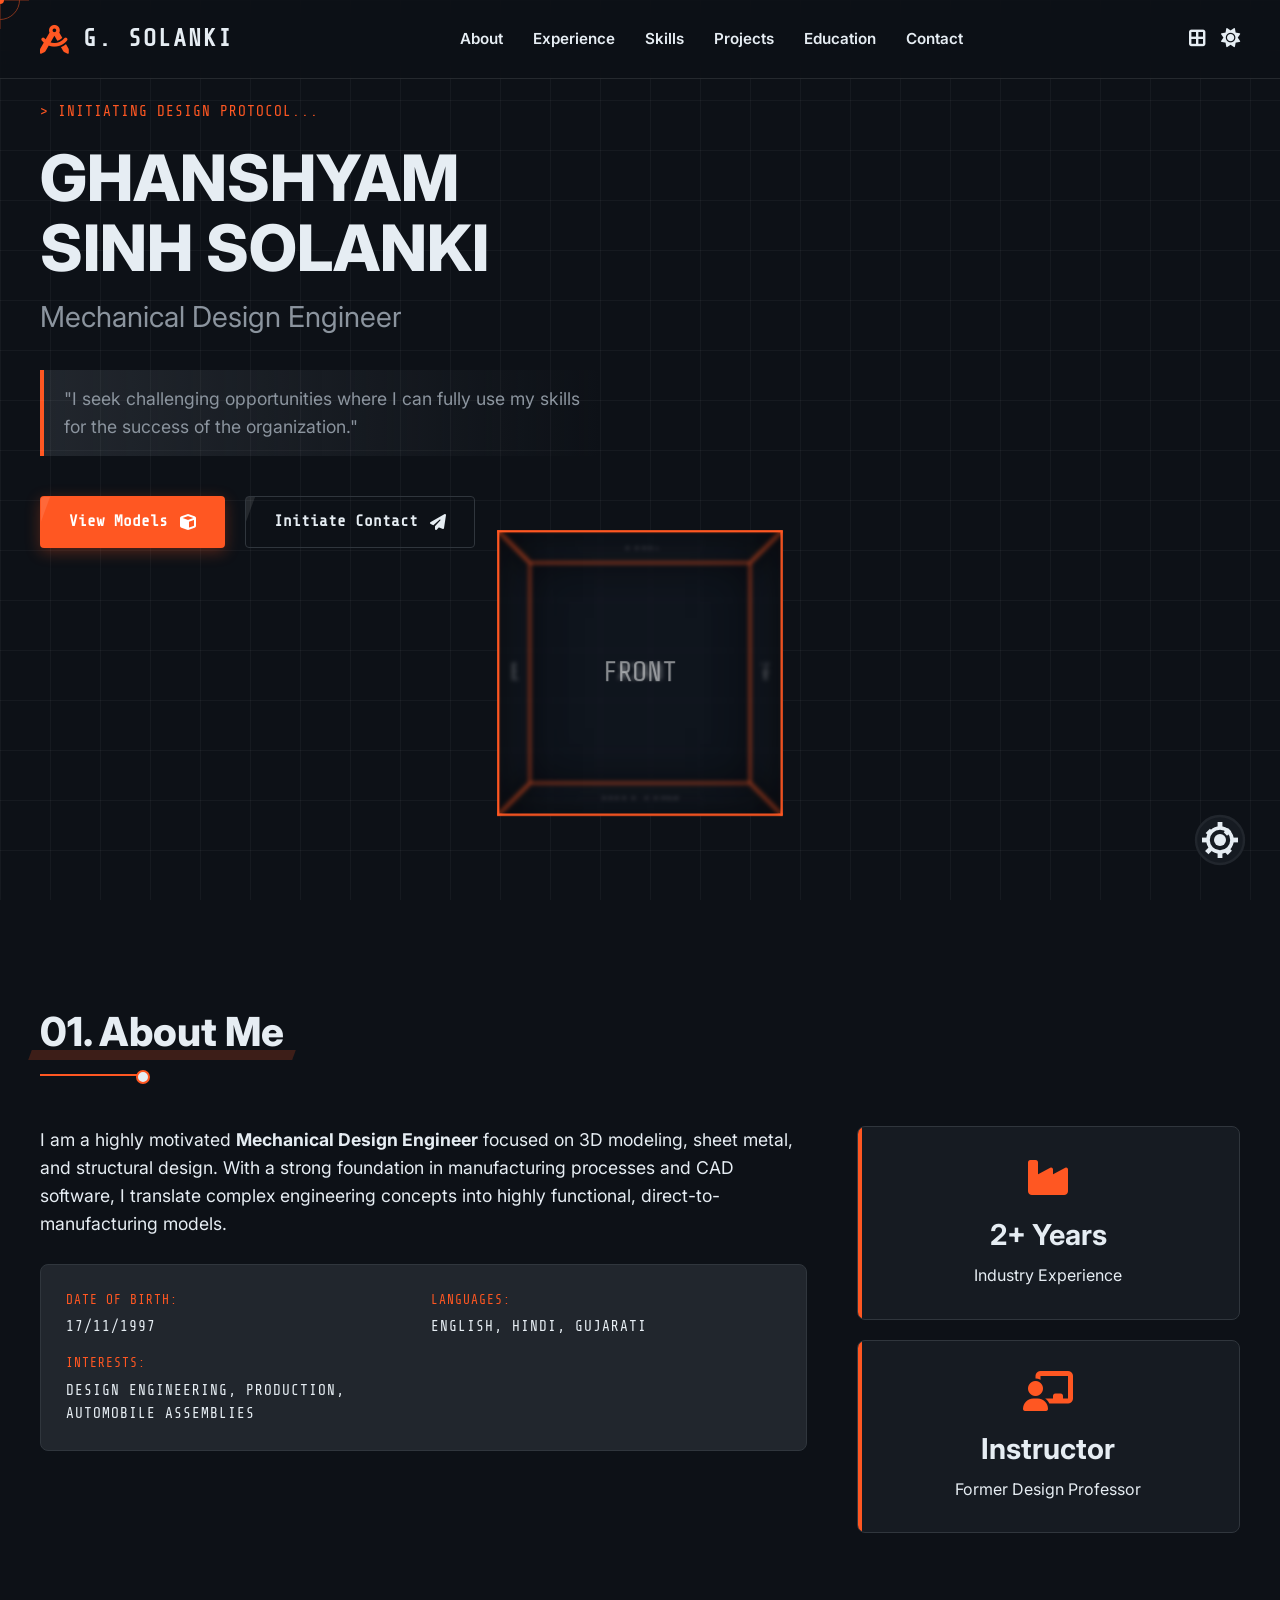
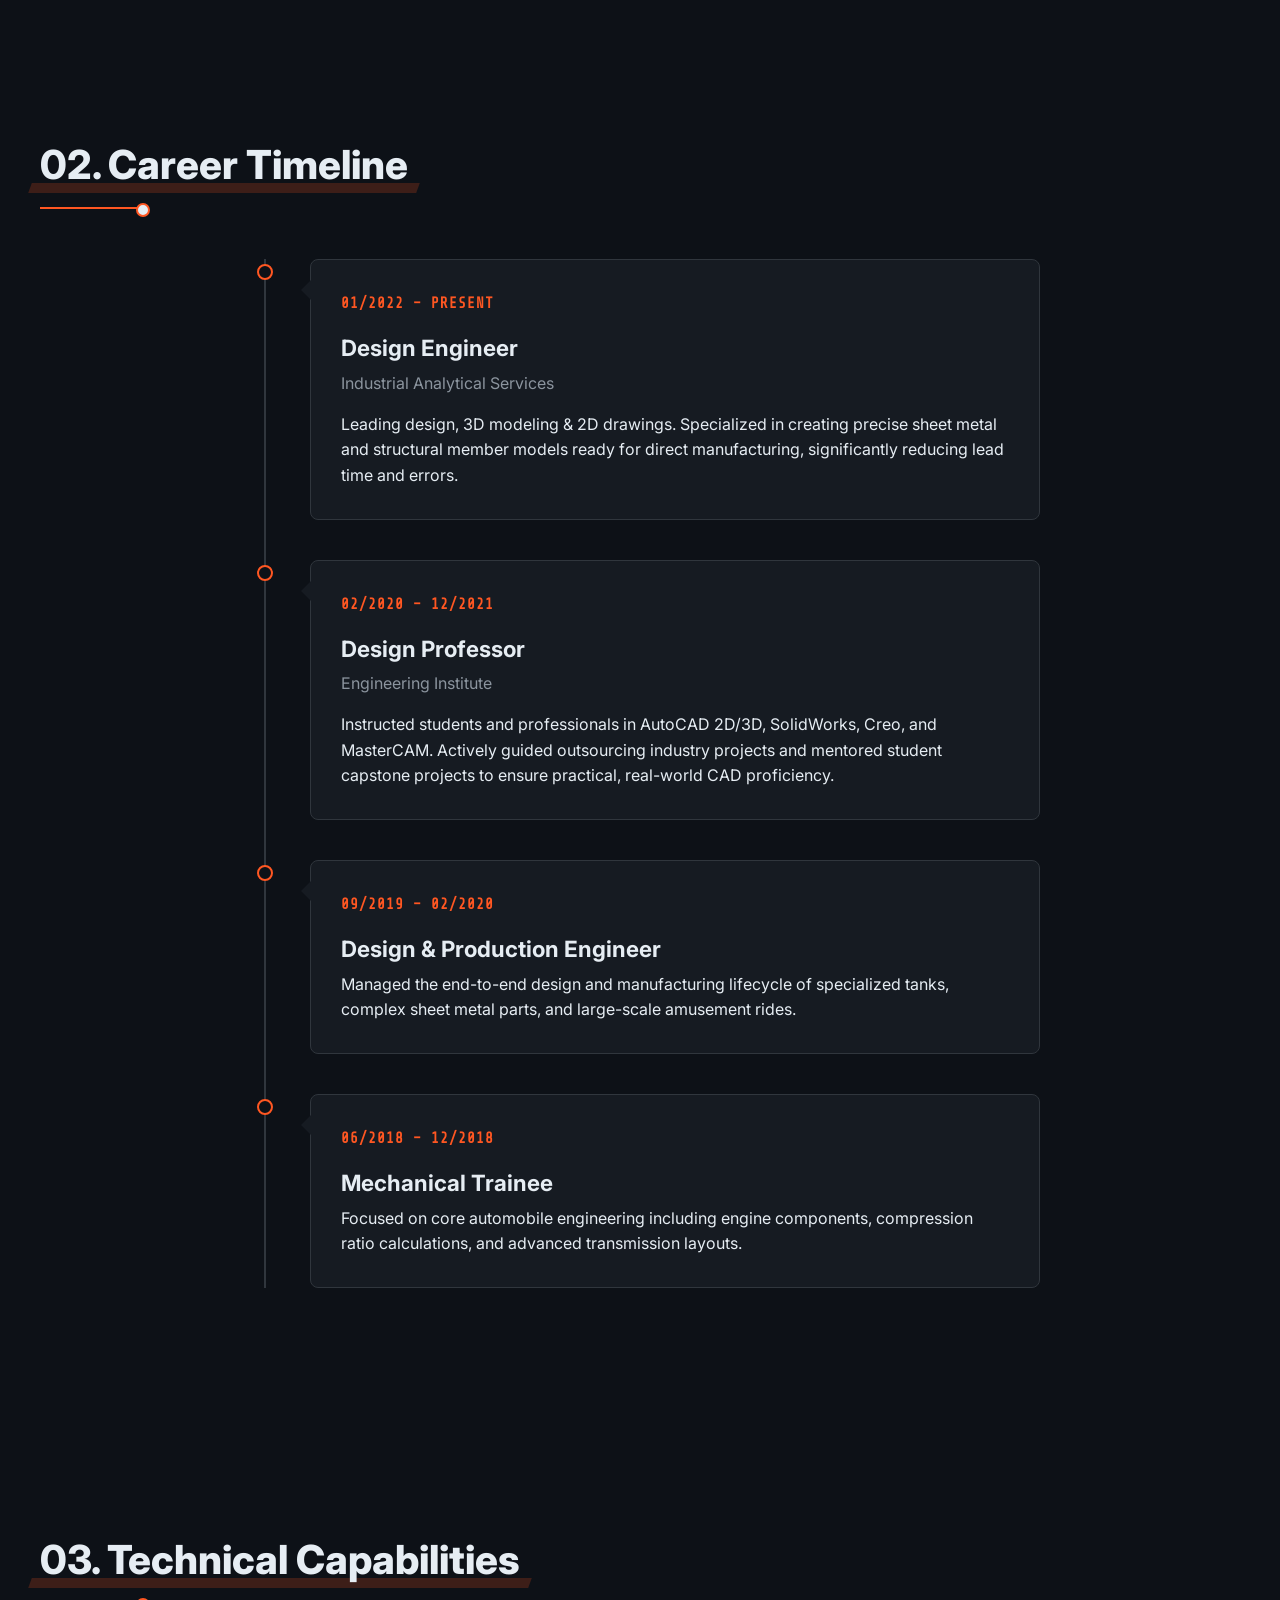
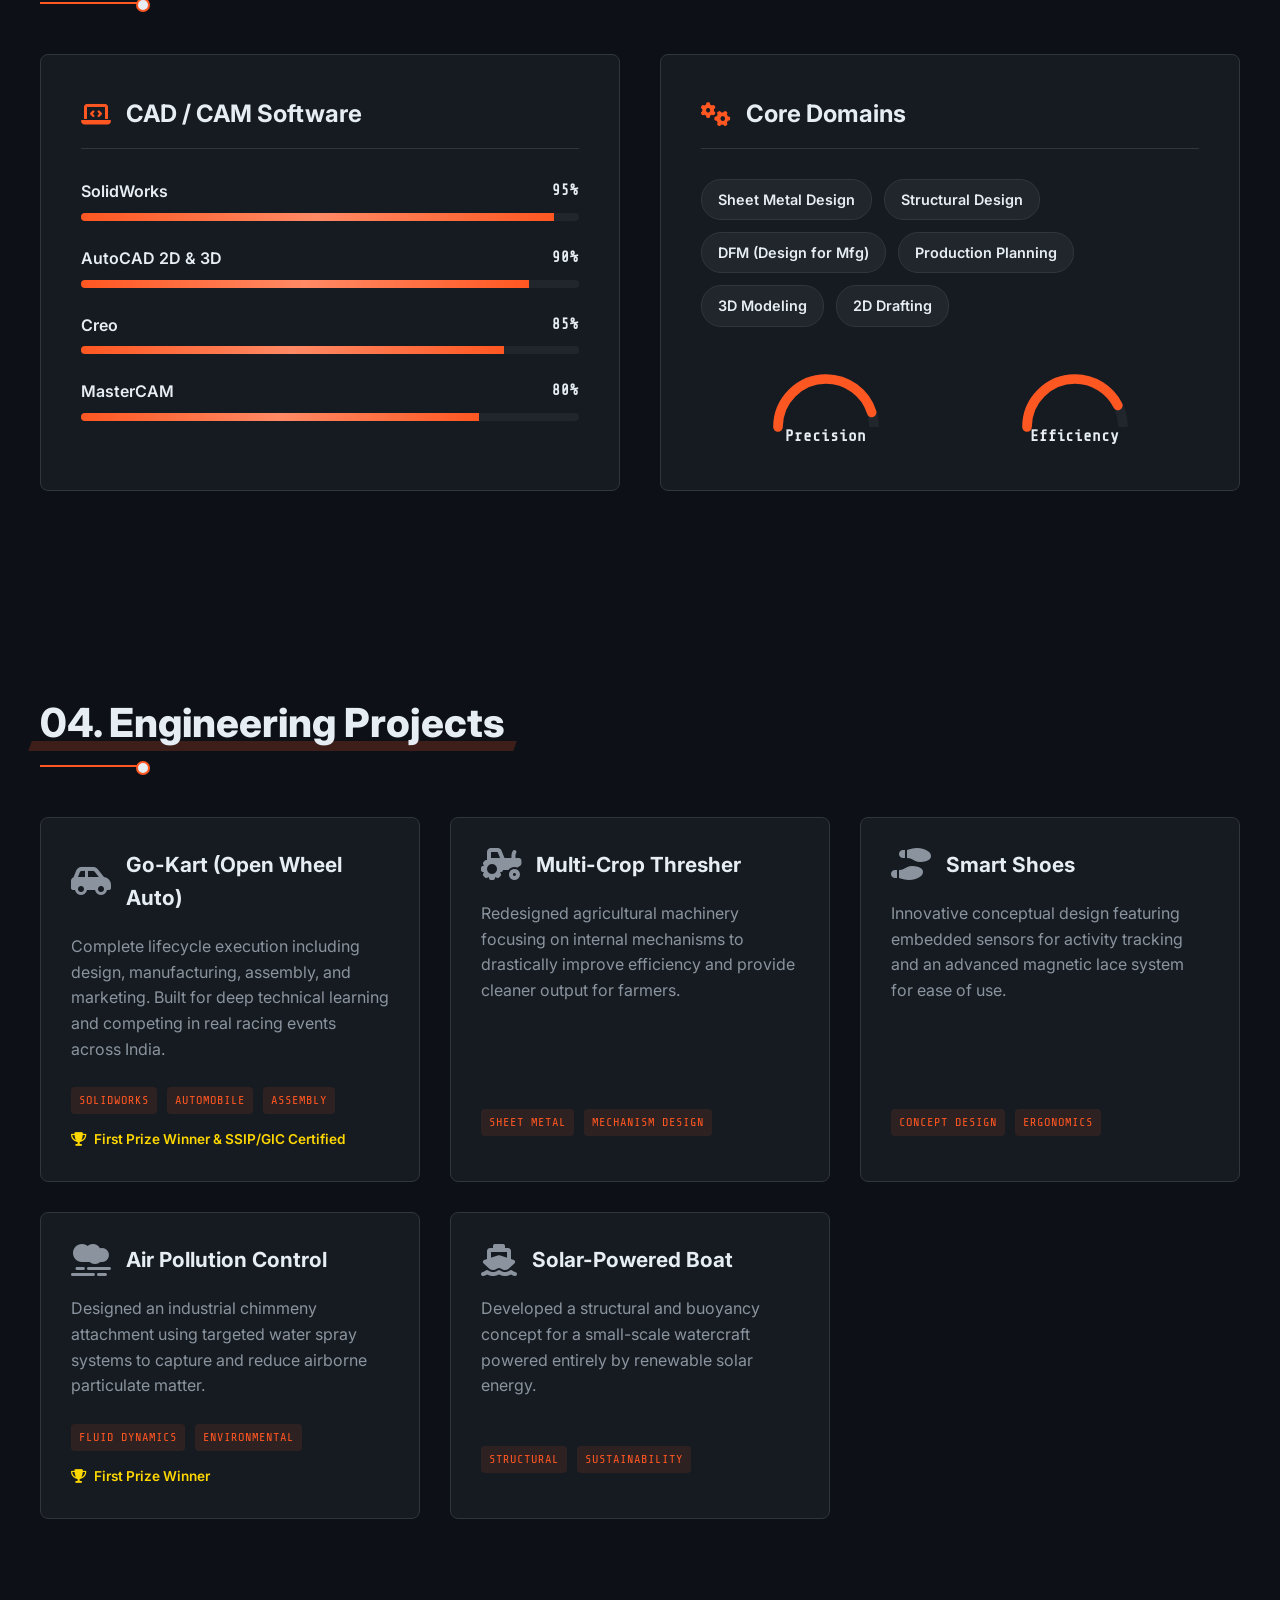
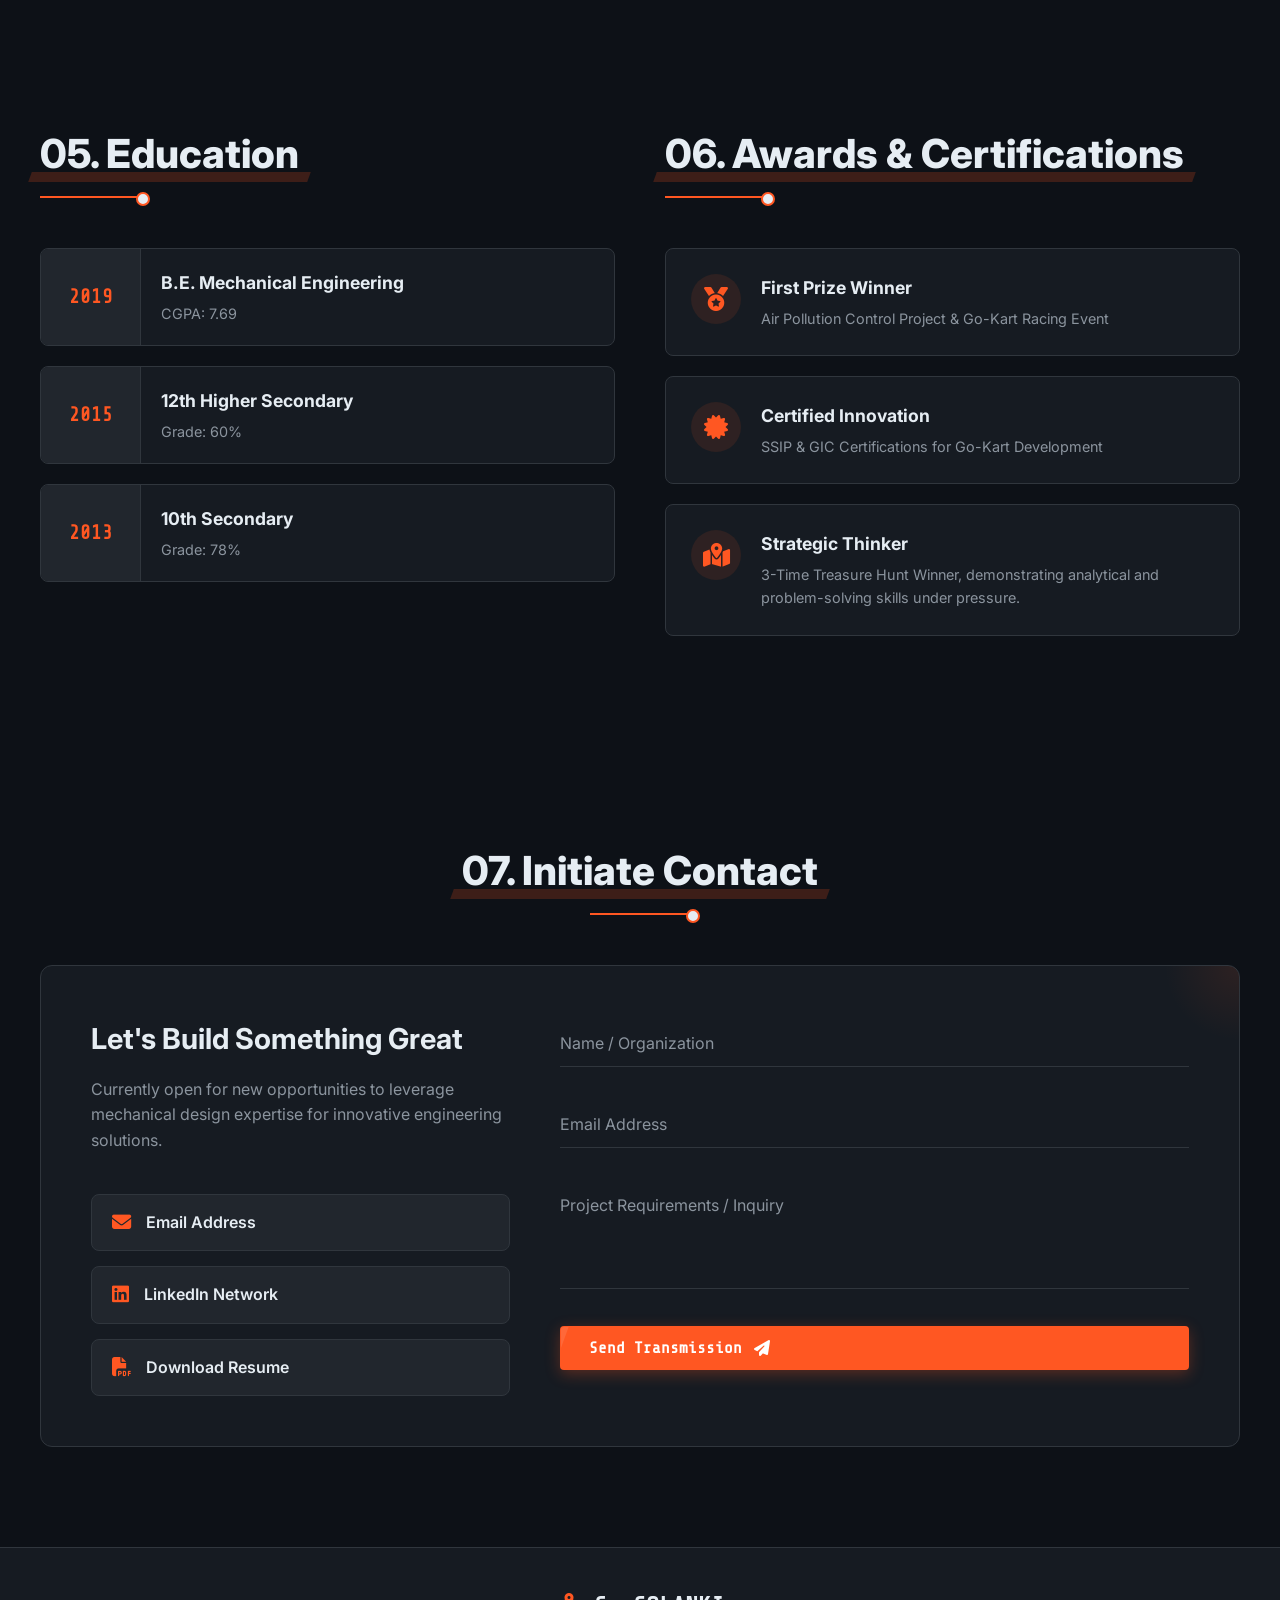
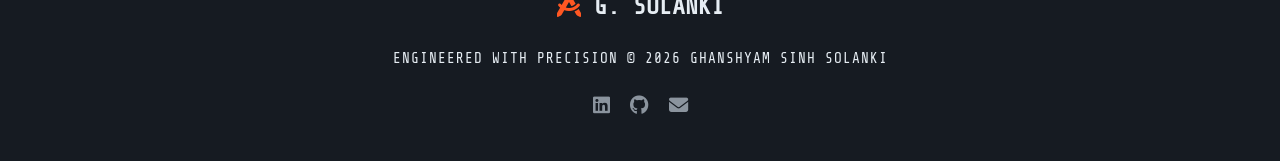
<file: index.html>
<!DOCTYPE html>
<html lang="en" data-theme="dark">

<head>
    <meta charset="UTF-8">
    <meta name="viewport" content="width=device-width, initial-scale=1.0">
    <title>Ghanshyam Sinh | Mechanical Design Engineer</title>
    <meta name="description"
        content="Portfolio of Ghanshyam Sinh Natvarsinh Solanki, a Mechanical Design Engineer specializing in 3D modeling, sheet metal, and structural design.">
    <!-- Google Fonts -->
    <link rel="preconnect" href="https://fonts.googleapis.com">
    <link rel="preconnect" href="https://fonts.gstatic.com" crossorigin>
    <link href="https://fonts.googleapis.com/css2?family=Inter:wght@300;400;600;800&family=Share+Tech+Mono&display=swap"
        rel="stylesheet">
    <!-- Font Awesome -->
    <link rel="stylesheet" href="https://cdnjs.cloudflare.com/ajax/libs/font-awesome/6.4.0/css/all.min.css">
    <link rel="stylesheet" href="style.css">
</head>

<body>
    <div id="blueprint-bg"></div>
    <div class="cursor-dot"></div>
    <div class="cursor-crosshair"></div>

    <div class="scroll-progress-container">
        <svg class="gear-progress" viewBox="0 0 100 100">
            <circle class="gear-bg" cx="50" cy="50" r="40"></circle>
            <circle class="gear-path" id="gear-path" cx="50" cy="50" r="40"></circle>
            <g class="gear-icon" id="rotating-gear">
                <circle cx="50" cy="50" r="20" fill="none" stroke="currentColor" stroke-width="6" />
                <circle cx="50" cy="50" r="10" fill="currentColor" />
                <rect x="46" y="20" width="8" height="10" fill="currentColor" />
                <rect x="46" y="70" width="8" height="10" fill="currentColor" />
                <rect x="20" y="46" width="10" height="8" fill="currentColor" />
                <rect x="70" y="46" width="10" height="8" fill="currentColor" />
                <rect x="27.5" y="27.5" width="10" height="8" transform="rotate(45 32.5 31.5)" fill="currentColor" />
                <rect x="58.5" y="58.5" width="10" height="8" transform="rotate(45 63.5 62.5)" fill="currentColor" />
                <rect x="27.5" y="58.5" width="8" height="10" transform="rotate(-45 31.5 63.5)" fill="currentColor" />
                <rect x="58.5" y="27.5" width="8" height="10" transform="rotate(-45 62.5 32.5)" fill="currentColor" />
            </g>
        </svg>
    </div>

    <!-- Navigation -->
    <nav class="navbar">
        <div class="logo">
            <i class="fa-solid fa-drafting-compass"></i>
            <span>G. SOLANKI</span>
        </div>
        <ul class="nav-links">
            <li><a href="#about" class="nav-item">About</a></li>
            <li><a href="#experience" class="nav-item">Experience</a></li>
            <li><a href="#skills" class="nav-item">Skills</a></li>
            <li><a href="#projects" class="nav-item">Projects</a></li>
            <li><a href="#education" class="nav-item">Education</a></li>
            <li><a href="#contact" class="nav-item">Contact</a></li>
        </ul>
        <div class="nav-actions">
            <button id="blueprint-toggle" aria-label="Toggle Blueprint Mode" title="Toggle Blueprint Grid">
                <i class="fa-solid fa-border-all"></i>
            </button>
            <button id="theme-toggle" aria-label="Toggle Theme" title="Toggle Dark/Light Mode">
                <i class="fa-solid fa-sun" id="theme-icon"></i>
            </button>
            <div class="hamburger">
                <i class="fa-solid fa-bars"></i>
            </div>
        </div>
    </nav>

    <main>
        <!-- Hero Section -->
        <section id="hero" class="hero-section">
            <div class="hero-content">
                <p class="mono-text accent">> INITIATING DESIGN PROTOCOL...</p>
                <h1 class="glitch" data-text="GHANSHYAM SINH SOLANKI">GHANSHYAM SINH SOLANKI</h1>
                <h2 class="role-title">Mechanical Design Engineer</h2>
                <div class="hero-objective">
                    <p>"I seek challenging opportunities where I can fully use my skills for the success of the
                        organization."</p>
                </div>
                <div class="hero-cta">
                    <a href="#projects" class="btn btn-primary">
                        <span>View Models</span>
                        <i class="fa-solid fa-cube"></i>
                    </a>
                    <a href="#contact" class="btn btn-secondary">
                        <span>Initiate Contact</span>
                        <i class="fa-solid fa-paper-plane"></i>
                    </a>
                </div>
            </div>
            <div class="hero-visual">
                <div class="cube-wrapper" id="hero-cube">
                    <div class="cube">
                        <div class="face front">FRONT</div>
                        <div class="face back">BACK</div>
                        <div class="face right">RIGHT</div>
                        <div class="face left">LEFT</div>
                        <div class="face top">TOP</div>
                        <div class="face bottom">BOTTOM</div>
                    </div>
                </div>
            </div>
        </section>

        <!-- About Me Section -->
        <section id="about" class="section">
            <div class="container relative">
                <div class="cad-measurement m-top"></div>
                <div class="section-header">
                    <h2 class="section-title">01. About Me</h2>
                    <div class="line-divider"></div>
                </div>
                <div class="about-content">
                    <div class="about-text">
                        <p>I am a highly motivated <strong>Mechanical Design Engineer</strong> focused on 3D modeling,
                            sheet metal, and structural design. With a strong foundation in manufacturing processes and
                            CAD software, I translate complex engineering concepts into highly functional,
                            direct-to-manufacturing models.</p>
                        <ul class="personal-details mono-text">
                            <li><span class="label">Date of Birth:</span> 17/11/1997</li>
                            <li><span class="label">Languages:</span> English, Hindi, Gujarati</li>
                            <li><span class="label">Interests:</span> Design Engineering, Production, Automobile
                                Assemblies</li>
                        </ul>
                    </div>
                    <div class="about-stats">
                        <div class="stat-card">
                            <i class="fa-solid fa-industry"></i>
                            <h3>2+ Years</h3>
                            <p>Industry Experience</p>
                        </div>
                        <div class="stat-card">
                            <i class="fa-solid fa-chalkboard-user"></i>
                            <h3>Instructor</h3>
                            <p>Former Design Professor</p>
                        </div>
                    </div>
                </div>
                <div class="cad-measurement m-bottom"></div>
            </div>
        </section>

        <!-- Experience Section -->
        <section id="experience" class="section">
            <div class="container">
                <div class="section-header">
                    <h2 class="section-title">02. Career Timeline</h2>
                    <div class="line-divider"></div>
                </div>
                <div class="timeline">
                    <div class="timeline-line"></div>
                    <div class="timeline-item">
                        <div class="timeline-dot"></div>
                        <div class="timeline-content">
                            <span class="timeline-date mono-text">01/2022 – Present</span>
                            <h3 class="timeline-role">Design Engineer</h3>
                            <h4 class="timeline-company">Industrial Analytical Services</h4>
                            <p>Leading design, 3D modeling & 2D drawings. Specialized in creating precise sheet metal
                                and structural member models ready for direct manufacturing, significantly reducing lead
                                time and errors.</p>
                        </div>
                    </div>

                    <div class="timeline-item">
                        <div class="timeline-dot"></div>
                        <div class="timeline-content">
                            <span class="timeline-date mono-text">02/2020 – 12/2021</span>
                            <h3 class="timeline-role">Design Professor</h3>
                            <h4 class="timeline-company">Engineering Institute</h4>
                            <p>Instructed students and professionals in AutoCAD 2D/3D, SolidWorks, Creo, and MasterCAM.
                                Actively guided outsourcing industry projects and mentored student capstone projects to
                                ensure practical, real-world CAD proficiency.</p>
                        </div>
                    </div>

                    <div class="timeline-item">
                        <div class="timeline-dot"></div>
                        <div class="timeline-content">
                            <span class="timeline-date mono-text">09/2019 – 02/2020</span>
                            <h3 class="timeline-role">Design & Production Engineer</h3>
                            <p>Managed the end-to-end design and manufacturing lifecycle of specialized tanks, complex
                                sheet metal parts, and large-scale amusement rides.</p>
                        </div>
                    </div>

                    <div class="timeline-item">
                        <div class="timeline-dot"></div>
                        <div class="timeline-content">
                            <span class="timeline-date mono-text">06/2018 – 12/2018</span>
                            <h3 class="timeline-role">Mechanical Trainee</h3>
                            <p>Focused on core automobile engineering including engine components, compression ratio
                                calculations, and advanced transmission layouts.</p>
                        </div>
                    </div>
                </div>
            </div>
        </section>

        <!-- Skills Section -->
        <section id="skills" class="section">
            <div class="container">
                <div class="section-header">
                    <h2 class="section-title">03. Technical Capabilities</h2>
                    <div class="line-divider"></div>
                </div>
                <div class="skills-grid">
                    <div class="skill-category software">
                        <h3 class="category-title"><i class="fa-solid fa-laptop-code"></i> CAD / CAM Software</h3>
                        <div class="skill-meter">
                            <div class="skill-info">
                                <span>SolidWorks</span>
                                <span class="mono-text">95%</span>
                            </div>
                            <div class="progress-bar">
                                <div class="progress" data-width="95%"></div>
                            </div>
                        </div>
                        <div class="skill-meter">
                            <div class="skill-info">
                                <span>AutoCAD 2D & 3D</span>
                                <span class="mono-text">90%</span>
                            </div>
                            <div class="progress-bar">
                                <div class="progress" data-width="90%"></div>
                            </div>
                        </div>
                        <div class="skill-meter">
                            <div class="skill-info">
                                <span>Creo</span>
                                <span class="mono-text">85%</span>
                            </div>
                            <div class="progress-bar">
                                <div class="progress" data-width="85%"></div>
                            </div>
                        </div>
                        <div class="skill-meter">
                            <div class="skill-info">
                                <span>MasterCAM</span>
                                <span class="mono-text">80%</span>
                            </div>
                            <div class="progress-bar">
                                <div class="progress" data-width="80%"></div>
                            </div>
                        </div>
                    </div>

                    <div class="skill-category domains">
                        <h3 class="category-title"><i class="fa-solid fa-gears"></i> Core Domains</h3>
                        <div class="domain-tags">
                            <span class="tag">Sheet Metal Design</span>
                            <span class="tag">Structural Design</span>
                            <span class="tag">DFM (Design for Mfg)</span>
                            <span class="tag">Production Planning</span>
                            <span class="tag">3D Modeling</span>
                            <span class="tag">2D Drafting</span>
                        </div>

                        <div class="gauge-container">
                            <div class="gauge" data-value="90">
                                <svg viewBox="0 0 100 50">
                                    <path class="gauge-bg" d="M 10 50 A 40 40 0 0 1 90 50" fill="none" stroke-width="8">
                                    </path>
                                    <path class="gauge-val" d="M 10 50 A 40 40 0 0 1 90 50" fill="none" stroke-width="8"
                                        stroke-dasharray="125.6" stroke-dashoffset="125.6"></path>
                                </svg>
                                <div class="gauge-label">Precision</div>
                            </div>
                            <div class="gauge" data-value="85">
                                <svg viewBox="0 0 100 50">
                                    <path class="gauge-bg" d="M 10 50 A 40 40 0 0 1 90 50" fill="none" stroke-width="8">
                                    </path>
                                    <path class="gauge-val" d="M 10 50 A 40 40 0 0 1 90 50" fill="none" stroke-width="8"
                                        stroke-dasharray="125.6" stroke-dashoffset="125.6"></path>
                                </svg>
                                <div class="gauge-label">Efficiency</div>
                            </div>
                        </div>
                    </div>
                </div>
            </div>
        </section>

        <!-- Projects Section -->
        <section id="projects" class="section">
            <div class="container">
                <div class="section-header">
                    <h2 class="section-title">04. Engineering Projects</h2>
                    <div class="line-divider"></div>
                </div>
                <div class="projects-grid">
                    <!-- Project 1 -->
                    <div class="project-card">
                        <div class="project-drawing-lines"></div>
                        <div class="project-content">
                            <div class="project-header">
                                <i class="fa-solid fa-car-side project-icon"></i>
                                <h3>Go-Kart (Open Wheel Auto)</h3>
                            </div>
                            <p class="project-desc">Complete lifecycle execution including design, manufacturing,
                                assembly, and marketing. Built for deep technical learning and competing in real racing
                                events across India.</p>
                            <div class="project-tech mono-text">
                                <span>SolidWorks</span><span>Automobile</span><span>Assembly</span>
                            </div>
                            <div class="project-award">
                                <i class="fa-solid fa-trophy"></i> First Prize Winner & SSIP/GIC Certified
                            </div>
                        </div>
                    </div>

                    <!-- Project 2 -->
                    <div class="project-card">
                        <div class="project-drawing-lines"></div>
                        <div class="project-content">
                            <div class="project-header">
                                <i class="fa-solid fa-tractor project-icon"></i>
                                <h3>Multi-Crop Thresher</h3>
                            </div>
                            <p class="project-desc">Redesigned agricultural machinery focusing on internal mechanisms to
                                drastically improve efficiency and provide cleaner output for farmers.</p>
                            <div class="project-tech mono-text">
                                <span>Sheet Metal</span><span>Mechanism Design</span>
                            </div>
                        </div>
                    </div>

                    <!-- Project 3 -->
                    <div class="project-card">
                        <div class="project-drawing-lines"></div>
                        <div class="project-content">
                            <div class="project-header">
                                <i class="fa-solid fa-shoe-prints project-icon"></i>
                                <h3>Smart Shoes</h3>
                            </div>
                            <p class="project-desc">Innovative conceptual design featuring embedded sensors for activity
                                tracking and an advanced magnetic lace system for ease of use.</p>
                            <div class="project-tech mono-text">
                                <span>Concept Design</span><span>Ergonomics</span>
                            </div>
                        </div>
                    </div>

                    <!-- Project 4 -->
                    <div class="project-card">
                        <div class="project-drawing-lines"></div>
                        <div class="project-content">
                            <div class="project-header">
                                <i class="fa-solid fa-smog project-icon"></i>
                                <h3>Air Pollution Control</h3>
                            </div>
                            <p class="project-desc">Designed an industrial chimmeny attachment using targeted water
                                spray systems to capture and reduce airborne particulate matter.</p>
                            <div class="project-tech mono-text">
                                <span>Fluid Dynamics</span><span>Environmental</span>
                            </div>
                            <div class="project-award">
                                <i class="fa-solid fa-trophy"></i> First Prize Winner
                            </div>
                        </div>
                    </div>

                    <!-- Project 5 -->
                    <div class="project-card">
                        <div class="project-drawing-lines"></div>
                        <div class="project-content">
                            <div class="project-header">
                                <i class="fa-solid fa-ship project-icon"></i>
                                <h3>Solar-Powered Boat</h3>
                            </div>
                            <p class="project-desc">Developed a structural and buoyancy concept for a small-scale
                                watercraft powered entirely by renewable solar energy.</p>
                            <div class="project-tech mono-text">
                                <span>Structural</span><span>Sustainability</span>
                            </div>
                        </div>
                    </div>
                </div>
            </div>
        </section>

        <!-- Education & Certifications Section -->
        <section id="education" class="section">
            <div class="container dual-col">
                <div class="col">
                    <div class="section-header">
                        <h2 class="section-title">05. Education</h2>
                        <div class="line-divider"></div>
                    </div>
                    <div class="edu-list">
                        <div class="edu-item">
                            <div class="edu-year mono-text">2019</div>
                            <div class="edu-details">
                                <h3>B.E. Mechanical Engineering</h3>
                                <p>CGPA: 7.69</p>
                            </div>
                        </div>
                        <div class="edu-item">
                            <div class="edu-year mono-text">2015</div>
                            <div class="edu-details">
                                <h3>12th Higher Secondary</h3>
                                <p>Grade: 60%</p>
                            </div>
                        </div>
                        <div class="edu-item">
                            <div class="edu-year mono-text">2013</div>
                            <div class="edu-details">
                                <h3>10th Secondary</h3>
                                <p>Grade: 78%</p>
                            </div>
                        </div>
                    </div>
                </div>

                <div class="col">
                    <div class="section-header">
                        <h2 class="section-title">06. Awards & Certifications</h2>
                        <div class="line-divider"></div>
                    </div>
                    <ul class="achievement-list">
                        <li>
                            <div class="ach-icon"><i class="fa-solid fa-medal"></i></div>
                            <div class="ach-content">
                                <h4>First Prize Winner</h4>
                                <p>Air Pollution Control Project & Go-Kart Racing Event</p>
                            </div>
                        </li>
                        <li>
                            <div class="ach-icon"><i class="fa-solid fa-certificate"></i></div>
                            <div class="ach-content">
                                <h4>Certified Innovation</h4>
                                <p>SSIP & GIC Certifications for Go-Kart Development</p>
                            </div>
                        </li>
                        <li>
                            <div class="ach-icon"><i class="fa-solid fa-map-location-dot"></i></div>
                            <div class="ach-content">
                                <h4>Strategic Thinker</h4>
                                <p>3-Time Treasure Hunt Winner, demonstrating analytical and problem-solving skills
                                    under pressure.</p>
                            </div>
                        </li>
                    </ul>
                </div>
            </div>
        </section>

        <!-- Contact Section -->
        <section id="contact" class="section">
            <div class="container">
                <div class="section-header center">
                    <h2 class="section-title">07. Initiate Contact</h2>
                    <div class="line-divider center"></div>
                </div>
                <div class="contact-wrapper">
                    <div class="contact-info">
                        <h3>Let's Build Something Great</h3>
                        <p>Currently open for new opportunities to leverage mechanical design expertise for innovative
                            engineering solutions.</p>
                        <div class="contact-methods">
                            <a href="mailto:gnsolanki14@gmail.com" class="method-card">
                                <i class="fa-solid fa-envelope"></i>
                                <span>Email Address</span>
                            </a>
                            <a href="https://www.linkedin.com/feed/" target="_blank" class="method-card">
                                <i class="fa-brands fa-linkedin"></i>
                                <span>LinkedIn Network</span>
                            </a>
                            <a href="Ghanshyam_sinh_CV.pdf" download="Ghanshyam_sinh_CV.pdf" class="method-card">
                                <i class="fa-solid fa-file-pdf"></i>
                                <span>Download Resume</span>
                            </a>
                        </div>
                    </div>
                    <form class="contact-form">
                        <div class="form-group">
                            <input type="text" id="name" required placeholder=" ">
                            <label for="name">Name / Organization</label>
                            <div class="input-line"></div>
                        </div>
                        <div class="form-group">
                            <input type="email" id="email" required placeholder=" ">
                            <label for="email">Email Address</label>
                            <div class="input-line"></div>
                        </div>
                        <div class="form-group">
                            <textarea id="message" rows="4" required placeholder=" "></textarea>
                            <label for="message">Project Requirements / Inquiry</label>
                            <div class="input-line"></div>
                        </div>
                        <button type="submit" class="btn btn-primary submit-btn">
                            <span>Send Transmission</span>
                            <i class="fa-solid fa-paper-plane"></i>
                        </button>
                    </form>
                </div>
            </div>
        </section>
    </main>

    <footer>
        <div class="footer-container">
            <div class="footer-logo">
                <i class="fa-solid fa-compass-drafting"></i> G. SOLANKI
            </div>
            <p class="mono-text">ENGINEERED WITH PRECISION &copy; 2026 GHANSHYAM SINH SOLANKI</p>
            <div class="footer-socials">
                <a href="https://www.linkedin.com/feed/" target="_blank"><i class="fa-brands fa-linkedin"></i></a>
                <a href="#"><i class="fa-brands fa-github"></i></a>
                <a href="#"><i class="fa-solid fa-envelope"></i></a>
            </div>
        </div>
    </footer>

    <script src="script.js"></script>
</body>

</html>
</file>
<file: style.css>
/* Variables & Theme */
:root {
    /* Fonts */
    --font-primary: 'Inter', sans-serif;
    --font-mono: 'Share Tech Mono', monospace;

    /* Light Theme (default/fallback) */
    --bg-color: #f4f6f8;
    --surface-color: #ffffff;
    --surface-alt: #e9ecef;
    --text-primary: #111827;
    --text-secondary: #4b5563;
    --accent-color: #f97316;
    /* Safety orange */
    --accent-hover: #ea580c;
    --border-color: #d1d5db;
    --grid-color: rgba(30, 58, 138, 0.06);
    /* blueprint blue tint */
    --nav-bg: rgba(244, 246, 248, 0.8);
    --shadow: 0 8px 30px rgba(0, 0, 0, 0.08);
    --glass-border: rgba(255, 255, 255, 0.5);

    /* CAD colors */
    --cad-blue: #2563eb;
    --cad-green: #16a34a;
    --cad-red: #dc2626;
}

[data-theme="dark"] {
    --bg-color: #0d1117;
    /* Deep dark blue/black */
    --surface-color: #161b22;
    /* Steel gray */
    --surface-alt: #21262d;
    --text-primary: #e6edf3;
    --text-secondary: #8b949e;
    --accent-color: #ff5722;
    /* Safety orange */
    --accent-hover: #ff7043;
    --border-color: #30363d;
    --grid-color: rgba(255, 255, 255, 0.04);
    --nav-bg: rgba(13, 17, 23, 0.85);
    --shadow: 0 8px 30px rgba(0, 0, 0, 0.6);
    --glass-border: rgba(255, 255, 255, 0.1);

    /* CAD colors */
    --cad-blue: #3b82f6;
    --cad-green: #22c55e;
    --cad-red: #ef4444;
}

/* Reset & Base */
* {
    margin: 0;
    padding: 0;
    box-sizing: border-box;
}

html {
    scroll-behavior: smooth;
    scrollbar-width: thin;
    scrollbar-color: var(--accent-color) var(--surface-color);
}

body {
    font-family: var(--font-primary);
    background-color: var(--bg-color);
    color: var(--text-primary);
    line-height: 1.6;
    transition: background-color 0.4s ease, color 0.4s ease;
    overflow-x: hidden;
    cursor: none;
    /* Custom cursor */
}

body.blueprint-mode {
    --bg-color: #0b1c3c;
    --surface-color: transparent;
    --surface-alt: transparent;
    --text-primary: #8ab4f8;
    --text-secondary: #669df6;
    --accent-color: #fff;
    --border-color: #8ab4f8;
    --grid-color: rgba(138, 180, 248, 0.2);
}

body.blueprint-mode * {
    background: transparent !important;
    border: 1px solid var(--border-color) !important;
    box-shadow: none !important;
    color: var(--text-primary) !important;
}

/* Scrollbar */
::-webkit-scrollbar {
    width: 8px;
}

::-webkit-scrollbar-track {
    background: var(--bg-color);
}

::-webkit-scrollbar-thumb {
    background-color: var(--accent-color);
    border-radius: 4px;
}

/* Typography Utilities */
.mono-text {
    font-family: var(--font-mono);
    text-transform: uppercase;
    letter-spacing: 1px;
    font-size: 0.9rem;
}

.accent {
    color: var(--accent-color);
}

/* Layout */
.section {
    padding: 100px 20px;
    position: relative;
    min-height: 80vh;
    display: flex;
    align-items: center;
}

.container {
    max-width: 1200px;
    margin: 0 auto;
    width: 100%;
    position: relative;
    z-index: 2;
}

/* Backgrounds */
#blueprint-bg {
    position: fixed;
    top: 0;
    left: 0;
    width: 100vw;
    height: 100vh;
    background-size: 50px 50px;
    background-image:
        linear-gradient(to right, var(--grid-color) 1px, transparent 1px),
        linear-gradient(to bottom, var(--grid-color) 1px, transparent 1px);
    z-index: 0;
    pointer-events: none;
    transition: background-image 0.4s ease;
}

/* Custom Cursor */
.cursor-dot {
    width: 8px;
    height: 8px;
    background: var(--accent-color);
    border-radius: 50%;
    position: fixed;
    top: 0;
    left: 0;
    transform: translate(-50%, -50%);
    pointer-events: none;
    z-index: 9999;
    transition: width 0.2s, height 0.2s, background-color 0.2s;
}

.cursor-crosshair {
    width: 40px;
    height: 40px;
    border: 1px solid var(--accent-color);
    border-radius: 50%;
    position: fixed;
    top: 0;
    left: 0;
    transform: translate(-50%, -50%);
    pointer-events: none;
    z-index: 9998;
    transition: transform 0.1s ease-out, border-color 0.2s;
    opacity: 0.5;
}

.cursor-crosshair::before,
.cursor-crosshair::after {
    content: '';
    position: absolute;
    background: var(--accent-color);
}

.cursor-crosshair::before {
    top: 50%;
    left: -10px;
    right: -10px;
    height: 1px;
    transform: translateY(-50%);
}

.cursor-crosshair::after {
    left: 50%;
    top: -10px;
    bottom: -10px;
    width: 1px;
    transform: translateX(-50%);
}

.hover-target .cursor-dot {
    transform: translate(-50%, -50%) scale(1.5);
}

.hover-target .cursor-crosshair {
    transform: translate(-50%, -50%) scale(0.8) rotate(45deg);
    opacity: 1;
}

/* Scroll Progress Gear */
.scroll-progress-container {
    position: fixed;
    bottom: 30px;
    right: 30px;
    width: 60px;
    height: 60px;
    z-index: 900;
    cursor: none;
    /* Let custom cursor handle it */
}

.gear-progress {
    width: 100%;
    height: 100%;
    transform: rotate(-90deg);
}

.gear-bg {
    fill: var(--surface-color);
    stroke: var(--surface-alt);
    stroke-width: 4;
}

.gear-path {
    fill: none;
    stroke: var(--accent-color);
    stroke-width: 4;
    stroke-dasharray: 251.2;
    stroke-dashoffset: 251.2;
    transition: stroke-dashoffset 0.1s linear;
}

.gear-icon {
    color: var(--text-primary);
    transform-origin: center;
    transition: transform 0.1s linear;
}

/* Navbar */
.navbar {
    position: fixed;
    top: 0;
    left: 0;
    width: 100%;
    padding: 20px 40px;
    display: flex;
    justify-content: space-between;
    align-items: center;
    background: var(--nav-bg);
    backdrop-filter: blur(10px);
    -webkit-backdrop-filter: blur(10px);
    border-bottom: 1px solid var(--glass-border);
    z-index: 1000;
    transition: padding 0.3s ease, background 0.3s ease;
}

.navbar.scrolled {
    padding: 10px 40px;
    box-shadow: var(--shadow);
}

.logo {
    display: flex;
    align-items: center;
    gap: 12px;
    font-family: var(--font-mono);
    font-size: 1.5rem;
    font-weight: 600;
    letter-spacing: 2px;
}

.logo i {
    color: var(--accent-color);
    font-size: 1.8rem;
}

.nav-links {
    display: flex;
    gap: 30px;
    list-style: none;
}

.nav-item {
    text-decoration: none;
    color: var(--text-primary);
    font-weight: 600;
    font-size: 0.95rem;
    position: relative;
    padding: 5px 0;
    transition: color 0.3s;
}

.nav-item::after {
    content: '';
    position: absolute;
    bottom: 0;
    left: 0;
    width: 0;
    height: 2px;
    background: var(--accent-color);
    transition: width 0.3s ease;
}

.nav-item:hover {
    color: var(--accent-color);
}

.nav-item:hover::after {
    width: 100%;
}

.nav-actions {
    display: flex;
    align-items: center;
    gap: 15px;
}

.nav-actions button {
    background: none;
    border: none;
    color: var(--text-primary);
    font-size: 1.2rem;
    cursor: none;
    transition: color 0.3s, transform 0.2s;
}

.nav-actions button:hover {
    color: var(--accent-color);
    transform: scale(1.1);
}

.hamburger {
    display: none;
    font-size: 1.5rem;
    cursor: none;
}

/* Sections Header */
.section-header {
    margin-bottom: 50px;
    position: relative;
}

.section-title {
    font-size: 2.5rem;
    font-weight: 800;
    margin-bottom: 10px;
    display: inline-block;
    position: relative;
}

.section-title::after {
    content: '';
    position: absolute;
    bottom: 4px;
    left: -10px;
    width: calc(100% + 20px);
    height: 10px;
    background: var(--accent-color);
    opacity: 0.2;
    z-index: -1;
    transform: skew(-20deg);
}

.line-divider {
    height: 2px;
    width: 100px;
    background: var(--accent-color);
    position: relative;
}

.line-divider::after {
    content: '';
    position: absolute;
    top: -4px;
    right: -10px;
    width: 10px;
    height: 10px;
    border-radius: 50%;
    background: var(--text-primary);
    border: 2px solid var(--accent-color);
}

.section-header.center {
    display: flex;
    flex-direction: column;
    align-items: center;
    text-align: center;
}

/* Buttons */
.btn {
    display: inline-flex;
    align-items: center;
    gap: 12px;
    padding: 12px 28px;
    font-family: var(--font-mono);
    font-size: 1rem;
    font-weight: 600;
    text-decoration: none;
    border-radius: 4px;
    border: 1px solid transparent;
    transition: all 0.3s ease;
    cursor: none;
    position: relative;
    overflow: hidden;
    z-index: 1;
}

.btn::before {
    content: '';
    position: absolute;
    top: 0;
    left: -100%;
    width: 100%;
    height: 100%;
    background: rgba(255, 255, 255, 0.1);
    transform: skewX(-20deg);
    transition: left 0.4s ease;
    z-index: -1;
}

.btn:hover::before {
    left: 100%;
}

.btn-primary {
    background: var(--accent-color);
    color: #fff;
    box-shadow: 0 4px 15px rgba(255, 87, 34, 0.3);
}

.btn-primary:hover {
    background: var(--accent-hover);
    transform: translateY(-2px);
    box-shadow: 0 6px 20px rgba(255, 87, 34, 0.4);
}

.btn-secondary {
    background: transparent;
    color: var(--text-primary);
    border-color: var(--border-color);
}

.btn-secondary:hover {
    border-color: var(--accent-color);
    color: var(--accent-color);
}

/* Hero Section */
.hero-section .container {
    display: flex;
    justify-content: space-between;
    align-items: center;
    gap: 50px;
}

.hero-section {
    min-height: 100vh;
    padding-top: 100px;
}

.hero-content {
    flex: 1;
    max-width: 600px;
    padding-left: 40px;
    /* Shift text slightly to the right as requested */
}

.hero-content p.mono-text {
    margin-bottom: 20px;
    color: var(--accent-color);
}

.glitch {
    font-size: 4rem;
    font-weight: 800;
    line-height: 1.1;
    margin-bottom: 10px;
    position: relative;
}

.role-title {
    font-size: 1.8rem;
    color: var(--text-secondary);
    margin-bottom: 30px;
    font-weight: 400;
}

.hero-objective {
    border-left: 4px solid var(--accent-color);
    padding-left: 20px;
    margin-bottom: 40px;
    font-size: 1.1rem;
    color: var(--text-secondary);
    background: linear-gradient(90deg, var(--surface-alt) 0%, transparent 100%);
    padding: 15px 15px 15px 20px;
    border-radius: 0 8px 8px 0;
}

.hero-cta {
    display: flex;
    gap: 20px;
    flex-wrap: wrap;
}

/* Isometric Cube Animation */
.hero-visual {
    flex: 1;
    display: flex;
    justify-content: center;
    perspective: 1000px;
}

.cube-wrapper {
    width: 250px;
    height: 250px;
    transform-style: preserve-3d;
    animation: rotate 20s infinite linear;
}

.cube {
    width: 100%;
    height: 100%;
    position: relative;
    transform-style: preserve-3d;
}

.face {
    position: absolute;
    width: 250px;
    height: 250px;
    background: rgba(30, 41, 59, 0.1);
    border: 2px solid var(--accent-color);
    display: flex;
    align-items: center;
    justify-content: center;
    font-family: var(--font-mono);
    font-size: 1.5rem;
    color: rgba(255, 255, 255, 0.5);
    box-shadow: inset 0 0 50px rgba(0, 0, 0, 0.5);
    backdrop-filter: blur(2px);
    transition: all 0.3s;
}

.cube:hover .face {
    background: rgba(255, 87, 34, 0.1);
    color: var(--accent-color);
}

.front {
    transform: translateZ(125px);
}

.back {
    transform: rotateY(180deg) translateZ(125px);
}

.right {
    transform: rotateY(90deg) translateZ(125px);
}

.left {
    transform: rotateY(-90deg) translateZ(125px);
}

.top {
    transform: rotateX(90deg) translateZ(125px);
}

.bottom {
    transform: rotateX(-90deg) translateZ(125px);
}

@keyframes rotate {
    0% {
        transform: rotateX(-30deg) rotateY(0deg);
    }

    100% {
        transform: rotateX(-30deg) rotateY(360deg);
    }
}

/* About Section */
.about-content {
    display: flex;
    gap: 50px;
    align-items: flex-start;
}

.about-text {
    flex: 2;
    font-size: 1.1rem;
}

.about-text p {
    margin-bottom: 25px;
}

.personal-details {
    list-style: none;
    display: grid;
    grid-template-columns: 1fr 1fr;
    gap: 15px;
    background: var(--surface-alt);
    padding: 25px;
    border-radius: 8px;
    border: 1px solid var(--border-color);
}

.personal-details li .label {
    color: var(--accent-color);
    display: block;
    font-size: 0.8rem;
    margin-bottom: 5px;
}

.about-stats {
    flex: 1;
    display: flex;
    flex-direction: column;
    gap: 20px;
}

.stat-card {
    background: var(--surface-color);
    padding: 30px;
    border-radius: 8px;
    border: 1px solid var(--border-color);
    text-align: center;
    transition: transform 0.3s, box-shadow 0.3s;
    position: relative;
    overflow: hidden;
}

.stat-card::before {
    content: '';
    position: absolute;
    top: 0;
    left: 0;
    width: 4px;
    height: 100%;
    background: var(--accent-color);
}

.stat-card:hover {
    transform: translateY(-5px);
    box-shadow: var(--shadow);
}

.stat-card i {
    font-size: 2.5rem;
    color: var(--accent-color);
    margin-bottom: 15px;
}

.stat-card h3 {
    font-size: 1.8rem;
    margin-bottom: 5px;
}

/* Timeline / Experience */
.timeline {
    position: relative;
    max-width: 800px;
    margin: 0 auto;
}

.timeline-line {
    position: absolute;
    top: 0;
    bottom: 0;
    left: 24px;
    width: 2px;
    background: var(--border-color);
}

.timeline-item {
    position: relative;
    padding-left: 70px;
    margin-bottom: 40px;
}

.timeline-dot {
    position: absolute;
    left: 17px;
    top: 5px;
    width: 16px;
    height: 16px;
    border-radius: 50%;
    background: var(--bg-color);
    border: 2px solid var(--accent-color);
    z-index: 2;
    transition: background 0.3s;
}

.timeline-item:hover .timeline-dot {
    background: var(--accent-color);
    box-shadow: 0 0 10px var(--accent-color);
}

.timeline-content {
    background: var(--surface-color);
    padding: 30px;
    border-radius: 8px;
    border: 1px solid var(--border-color);
    position: relative;
    transition: transform 0.3s, box-shadow 0.3s;
}

.timeline-item:hover .timeline-content {
    transform: translateX(10px);
    box-shadow: var(--shadow);
    border-color: var(--accent-color);
}

.timeline-content::before {
    content: '';
    position: absolute;
    left: -10px;
    top: 20px;
    border-width: 10px 10px 10px 0;
    border-style: solid;
    border-color: transparent var(--surface-color) transparent transparent;
}

.timeline-date {
    display: inline-block;
    color: var(--accent-color);
    margin-bottom: 15px;
    font-weight: 600;
}

.timeline-role {
    font-size: 1.4rem;
    margin-bottom: 5px;
}

.timeline-company {
    font-size: 1rem;
    color: var(--text-secondary);
    margin-bottom: 15px;
    font-weight: 400;
}

/* Skills */
.skills-grid {
    display: grid;
    grid-template-columns: 1fr 1fr;
    gap: 40px;
}

.skill-category {
    background: var(--surface-color);
    padding: 40px;
    border-radius: 8px;
    border: 1px solid var(--border-color);
}

.category-title {
    font-size: 1.5rem;
    margin-bottom: 30px;
    display: flex;
    align-items: center;
    gap: 15px;
    border-bottom: 1px solid var(--border-color);
    padding-bottom: 15px;
}

.category-title i {
    color: var(--accent-color);
}

.skill-meter {
    margin-bottom: 25px;
}

.skill-info {
    display: flex;
    justify-content: space-between;
    margin-bottom: 8px;
    font-weight: 600;
}

.progress-bar {
    width: 100%;
    height: 8px;
    background: var(--surface-alt);
    border-radius: 4px;
    overflow: hidden;
}

.progress {
    height: 100%;
    background: var(--accent-color);
    width: 0;
    /* Animated via JS */
    transition: width 1.5s cubic-bezier(0.1, 0.5, 0.2, 1);
    position: relative;
}

.progress::after {
    content: '';
    position: absolute;
    top: 0;
    left: 0;
    right: 0;
    bottom: 0;
    background: linear-gradient(90deg, transparent, rgba(255, 255, 255, 0.3), transparent);
    animation: sweep 2s infinite;
}

@keyframes sweep {
    0% {
        transform: translateX(-100%);
    }

    100% {
        transform: translateX(100%);
    }
}

.domain-tags {
    display: flex;
    flex-wrap: wrap;
    gap: 12px;
    margin-bottom: 40px;
}

.tag {
    background: var(--surface-alt);
    padding: 8px 16px;
    border-radius: 20px;
    font-size: 0.9rem;
    font-weight: 600;
    border: 1px solid var(--border-color);
    transition: all 0.3s;
}

.tag:hover {
    background: var(--accent-color);
    color: white;
    border-color: var(--accent-color);
    transform: translateY(-2px);
}

.gauge-container {
    display: flex;
    justify-content: space-around;
}

.gauge {
    width: 120px;
    text-align: center;
    position: relative;
}

.gauge svg {
    width: 100%;
    height: auto;
    overflow: visible;
}

.gauge-bg {
    stroke: var(--surface-alt);
}

.gauge-val {
    stroke: var(--accent-color);
    stroke-linecap: round;
    transition: stroke-dashoffset 1.5s cubic-bezier(0.1, 0.5, 0.2, 1);
}

.gauge-label {
    margin-top: -10px;
    font-weight: 600;
    font-family: var(--font-mono);
}

/* Projects */
.projects-grid {
    display: grid;
    grid-template-columns: repeat(auto-fit, minmax(320px, 1fr));
    gap: 30px;
}

.project-card {
    background: var(--surface-color);
    border-radius: 8px;
    border: 1px solid var(--border-color);
    overflow: hidden;
    position: relative;
    transition: transform 0.3s, box-shadow 0.3s;
    height: 100%;
}

.project-card:hover {
    transform: translateY(-10px);
    box-shadow: var(--shadow);
    border-color: var(--accent-color);
}

.project-drawing-lines {
    position: absolute;
    top: 0;
    left: 0;
    right: 0;
    height: 100px;
    background-image:
        linear-gradient(rgba(255, 87, 34, 0.1) 1px, transparent 1px),
        linear-gradient(90deg, rgba(255, 87, 34, 0.1) 1px, transparent 1px);
    background-size: 10px 10px;
    z-index: 0;
    opacity: 0;
    transition: opacity 0.3s;
}

.project-card:hover .project-drawing-lines {
    opacity: 1;
}

.project-content {
    padding: 30px;
    position: relative;
    z-index: 1;
    height: 100%;
    display: flex;
    flex-direction: column;
}

.project-header {
    display: flex;
    align-items: center;
    gap: 15px;
    margin-bottom: 20px;
}

.project-icon {
    font-size: 2rem;
    color: var(--text-secondary);
    transition: color 0.3s;
}

.project-card:hover .project-icon {
    color: var(--accent-color);
}

.project-header h3 {
    font-size: 1.3rem;
}

.project-desc {
    color: var(--text-secondary);
    margin-bottom: 25px;
    flex-grow: 1;
}

.project-tech {
    display: flex;
    flex-wrap: wrap;
    gap: 10px;
    margin-bottom: 15px;
}

.project-tech span {
    font-size: 0.75rem;
    color: var(--accent-color);
    background: rgba(255, 87, 34, 0.1);
    padding: 4px 8px;
    border-radius: 4px;
}

.project-award {
    margin-top: auto;
    font-size: 0.85rem;
    color: #ffd700;
    font-weight: 600;
    display: flex;
    align-items: center;
    gap: 8px;
}

/* Education & Awards */
.dual-col {
    display: grid;
    grid-template-columns: 1fr 1fr;
    gap: 50px;
}

.edu-list {
    display: flex;
    flex-direction: column;
    gap: 20px;
}

.edu-item {
    display: flex;
    background: var(--surface-color);
    border: 1px solid var(--border-color);
    border-radius: 8px;
    overflow: hidden;
    transition: transform 0.3s;
}

.edu-item:hover {
    transform: translateX(10px);
    border-color: var(--accent-color);
}

.edu-year {
    background: var(--surface-alt);
    padding: 20px;
    display: flex;
    align-items: center;
    justify-content: center;
    font-weight: 800;
    font-size: 1.2rem;
    color: var(--accent-color);
    width: 100px;
    border-right: 1px solid var(--border-color);
}

.edu-details {
    padding: 20px;
}

.edu-details h3 {
    font-size: 1.1rem;
    margin-bottom: 5px;
}

.edu-details p {
    color: var(--text-secondary);
    font-size: 0.9rem;
}

.achievement-list {
    list-style: none;
    display: flex;
    flex-direction: column;
    gap: 20px;
}

.achievement-list li {
    display: flex;
    gap: 20px;
    background: var(--surface-color);
    padding: 25px;
    border-radius: 8px;
    border: 1px solid var(--border-color);
    transition: transform 0.3s;
}

.achievement-list li:hover {
    transform: translateY(-5px);
    box-shadow: var(--shadow);
}

.ach-icon {
    width: 50px;
    height: 50px;
    background: rgba(255, 87, 34, 0.1);
    border-radius: 50%;
    display: flex;
    align-items: center;
    justify-content: center;
    font-size: 1.5rem;
    color: var(--accent-color);
    flex-shrink: 0;
}

.ach-content h4 {
    font-size: 1.1rem;
    margin-bottom: 5px;
}

.ach-content p {
    color: var(--text-secondary);
    font-size: 0.9rem;
}

/* Contact Section */
.contact-wrapper {
    display: grid;
    grid-template-columns: 1fr 1.5fr;
    gap: 50px;
    background: var(--surface-color);
    border: 1px solid var(--border-color);
    border-radius: 12px;
    padding: 50px;
    position: relative;
    overflow: hidden;
}

.contact-wrapper::before {
    content: '';
    position: absolute;
    top: 0;
    right: 0;
    width: 150px;
    height: 150px;
    background: radial-gradient(circle, var(--accent-color) 0%, transparent 70%);
    opacity: 0.1;
    transform: translate(50%, -50%);
}

.contact-info h3 {
    font-size: 1.8rem;
    margin-bottom: 15px;
}

.contact-info p {
    color: var(--text-secondary);
    margin-bottom: 40px;
}

.contact-methods {
    display: flex;
    flex-direction: column;
    gap: 15px;
}

.method-card {
    display: flex;
    align-items: center;
    gap: 15px;
    padding: 15px 20px;
    background: var(--surface-alt);
    border: 1px solid var(--border-color);
    border-radius: 8px;
    text-decoration: none;
    color: var(--text-primary);
    font-weight: 600;
    transition: all 0.3s;
}

.method-card i {
    font-size: 1.2rem;
    color: var(--accent-color);
}

.method-card:hover {
    background: var(--accent-color);
    color: white;
    transform: translateX(10px);
}

.method-card:hover i {
    color: white;
}

.contact-form {
    display: flex;
    flex-direction: column;
    gap: 30px;
}

.form-group {
    position: relative;
}

.form-group input,
.form-group textarea {
    width: 100%;
    padding: 15px 0;
    background: transparent;
    border: none;
    border-bottom: 1px solid var(--border-color);
    color: var(--text-primary);
    font-size: 1rem;
    font-family: var(--font-primary);
    resize: none;
}

.form-group input:focus,
.form-group textarea:focus {
    outline: none;
}

.form-group label {
    position: absolute;
    top: 15px;
    left: 0;
    color: var(--text-secondary);
    pointer-events: none;
    transition: all 0.3s ease;
}

.form-group input:focus~label,
.form-group input:not(:placeholder-shown)~label,
.form-group textarea:focus~label,
.form-group textarea:not(:placeholder-shown)~label {
    top: -10px;
    font-size: 0.8rem;
    color: var(--accent-color);
}

.input-line {
    position: absolute;
    bottom: 0;
    left: 0;
    width: 0;
    height: 2px;
    background: var(--accent-color);
    transition: width 0.3s ease;
}

.form-group input:focus~.input-line,
.form-group textarea:focus~.input-line {
    width: 100%;
}

/* Footer */
footer {
    background: var(--surface-color);
    border-top: 1px solid var(--border-color);
    padding: 40px 20px;
    text-align: center;
}

.footer-container {
    max-width: 1200px;
    margin: 0 auto;
    display: flex;
    flex-direction: column;
    align-items: center;
    gap: 20px;
}

.footer-logo {
    font-family: var(--font-mono);
    font-size: 1.5rem;
    font-weight: 600;
    color: var(--text-primary);
}

.footer-logo i {
    color: var(--accent-color);
}

.footer-socials {
    display: flex;
    gap: 20px;
}

.footer-socials a {
    color: var(--text-secondary);
    font-size: 1.2rem;
    transition: color 0.3s, transform 0.3s;
}

.footer-socials a:hover {
    color: var(--accent-color);
    transform: translateY(-3px);
}

/* Responsive Design */
@media (max-width: 992px) {

    .dual-col,
    .contact-wrapper {
        grid-template-columns: 1fr;
    }

    .about-content {
        flex-direction: column;
    }

    .hero-section .container {
        flex-direction: column;
        text-align: center;
    }

    .hero-objective {
        border-left: none;
        border-top: 4px solid var(--accent-color);
        background: linear-gradient(180deg, var(--surface-alt) 0%, transparent 100%);
        border-radius: 0 0 8px 8px;
    }

    .hero-cta {
        justify-content: center;
    }
}

@media (max-width: 768px) {
    .nav-links {
        display: none;
    }

    .hamburger {
        display: block;
    }

    .skills-grid {
        grid-template-columns: 1fr;
    }

    .glitch {
        font-size: 2.5rem;
    }

    .contact-wrapper {
        padding: 30px 20px;
    }
}

@media (max-width: 480px) {
    .section {
        padding: 60px 15px;
    }

    .timeline-item {
        padding-left: 40px;
    }

    .timeline-line {
        left: 14px;
    }

    .timeline-dot {
        left: 7px;
    }
}
</file>
